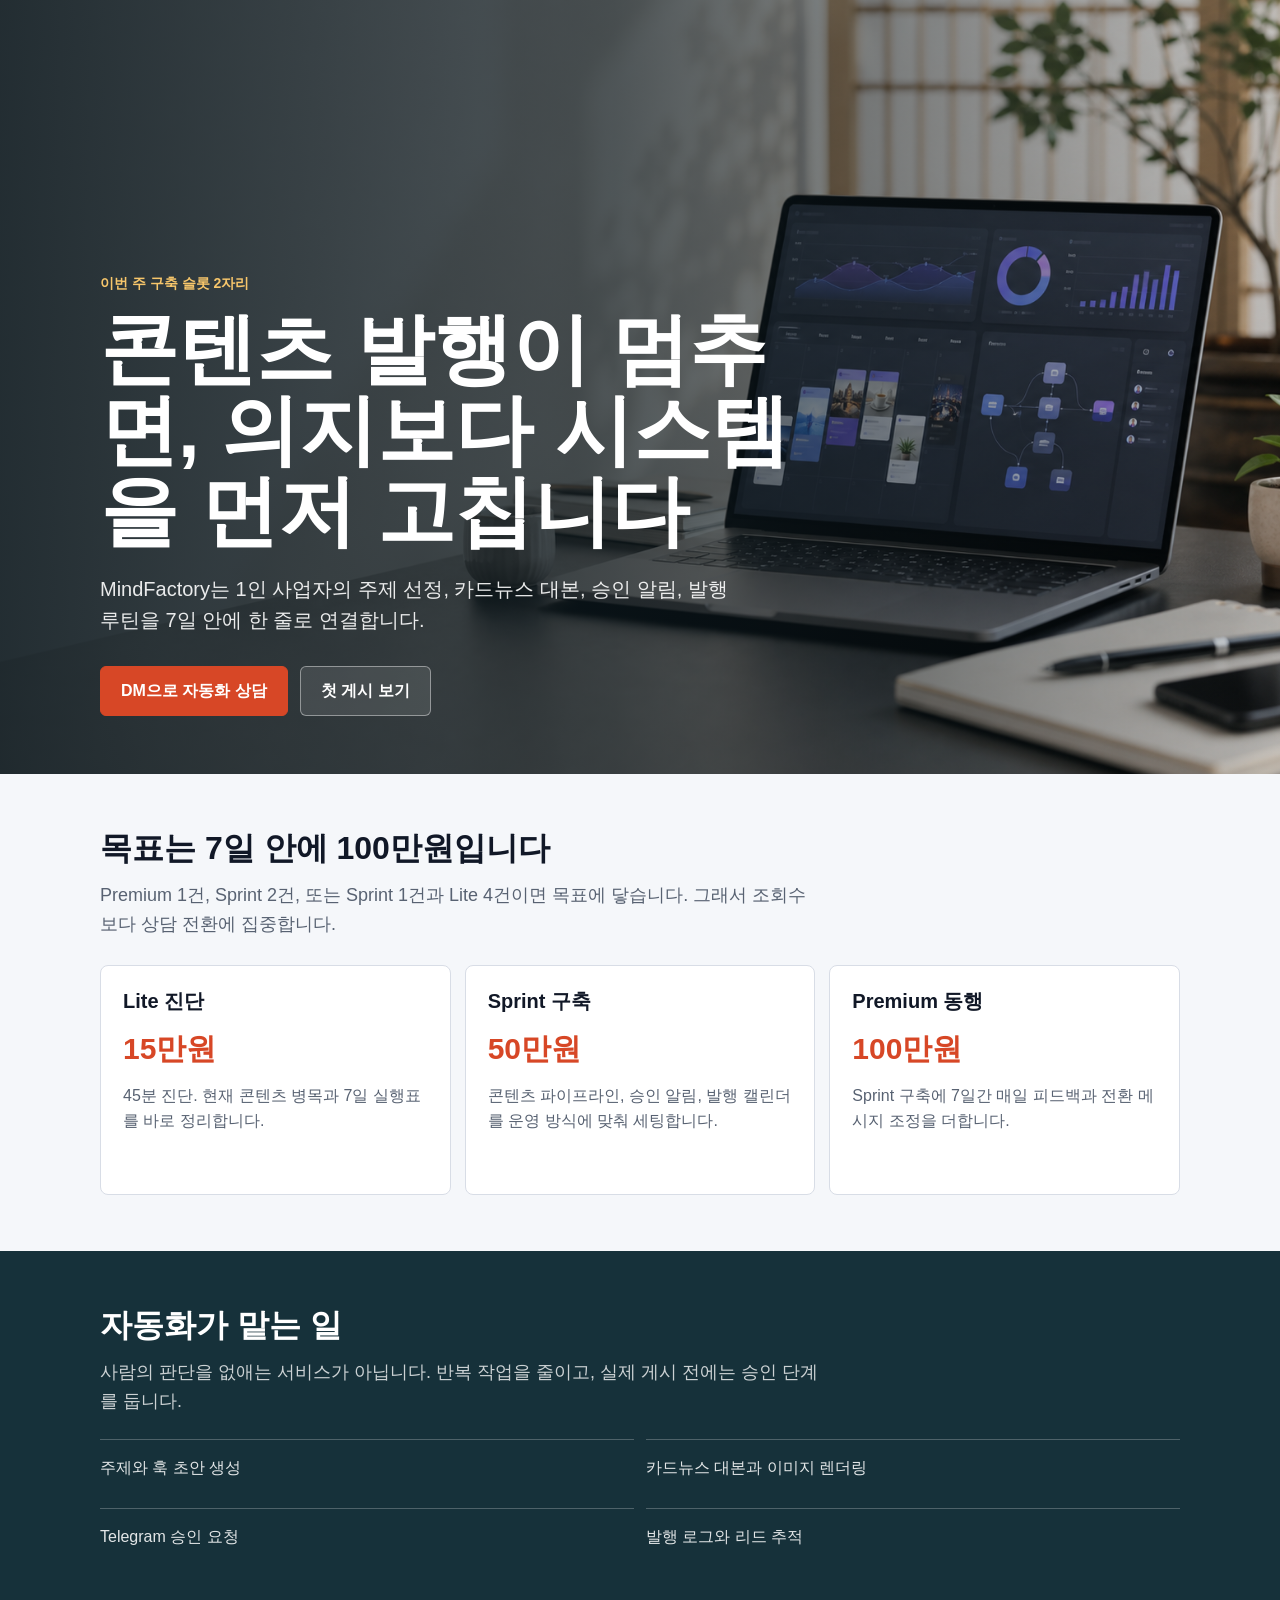
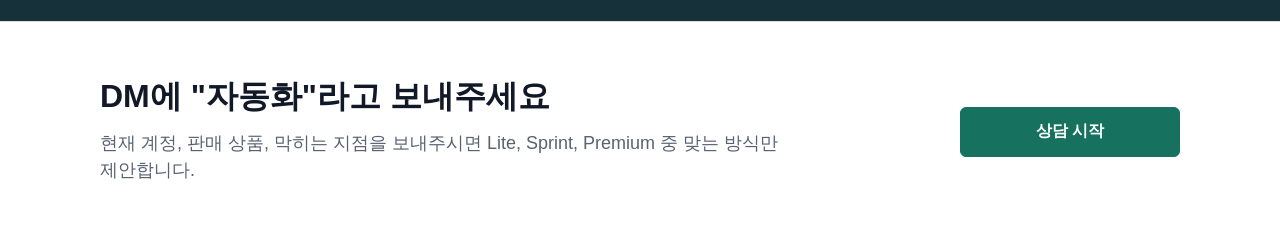
<file: index.html>
<!doctype html>
<html lang="ko">
<head>
  <meta charset="utf-8">
  <meta name="viewport" content="width=device-width, initial-scale=1">
  <title>MindFactory 자동화 구축 상담</title>
  <meta name="description" content="콘텐츠 발행이 멈추는 1인 사업자를 위한 AI/SNS 자동화 구축 상담.">
  <style>
    :root {
      --ink: #111827;
      --muted: #586272;
      --paper: #f5f7fa;
      --white: #ffffff;
      --line: #d8dde6;
      --accent: #d74726;
      --deep: #16313a;
      --gold: #f7c66b;
      --green: #16715f;
    }

    * {
      box-sizing: border-box;
    }

    body {
      margin: 0;
      font-family: -apple-system, BlinkMacSystemFont, "Segoe UI", sans-serif;
      color: var(--ink);
      background: var(--paper);
      letter-spacing: 0;
    }

    a {
      color: inherit;
      text-decoration: none;
    }

    .hero {
      min-height: 86vh;
      display: grid;
      align-items: end;
      background:
        linear-gradient(90deg, rgba(12, 24, 30, .9), rgba(12, 24, 30, .72) 48%, rgba(12, 24, 30, .18)),
        url("./mindfactory-automation-hero.png") center / cover no-repeat;
      color: var(--white);
    }

    .wrap {
      width: min(1080px, calc(100% - 36px));
      margin: 0 auto;
    }

    .hero .wrap {
      padding: 88px 0 58px;
    }

    .kicker {
      margin-bottom: 16px;
      color: var(--gold);
      font-size: 14px;
      font-weight: 800;
    }

    h1 {
      max-width: 760px;
      margin: 0;
      font-size: clamp(42px, 7vw, 78px);
      line-height: 1.04;
      font-weight: 850;
    }

    .hero p {
      max-width: 650px;
      margin: 22px 0 0;
      color: rgba(255, 255, 255, .9);
      font-size: 20px;
      line-height: 1.55;
    }

    .actions {
      display: flex;
      flex-wrap: wrap;
      gap: 12px;
      margin-top: 30px;
    }

    .button {
      display: inline-flex;
      align-items: center;
      justify-content: center;
      min-height: 50px;
      padding: 0 20px;
      border-radius: 6px;
      font-weight: 850;
      border: 1px solid rgba(255, 255, 255, .42);
    }

    .button.primary {
      background: var(--accent);
      border-color: var(--accent);
    }

    .button.secondary {
      background: rgba(255, 255, 255, .1);
    }

    .section {
      padding: 56px 0;
    }

    .section h2 {
      margin: 0 0 14px;
      font-size: 32px;
      line-height: 1.16;
    }

    .lead {
      max-width: 720px;
      margin: 0;
      color: var(--muted);
      font-size: 18px;
      line-height: 1.6;
    }

    .plans {
      display: grid;
      grid-template-columns: repeat(3, minmax(0, 1fr));
      gap: 14px;
      margin-top: 26px;
    }

    .plan {
      min-height: 230px;
      padding: 22px;
      border: 1px solid var(--line);
      border-radius: 8px;
      background: var(--white);
    }

    .plan h3 {
      margin: 0;
      font-size: 20px;
    }

    .price {
      margin: 14px 0;
      color: var(--accent);
      font-size: 30px;
      font-weight: 900;
    }

    .plan p {
      margin: 0;
      color: var(--muted);
      line-height: 1.55;
    }

    .band {
      background: var(--deep);
      color: var(--white);
    }

    .band .lead {
      color: rgba(255, 255, 255, .78);
    }

    .checklist {
      display: grid;
      grid-template-columns: repeat(2, minmax(0, 1fr));
      gap: 12px;
      margin-top: 24px;
    }

    .check {
      padding: 16px 0;
      border-top: 1px solid rgba(255, 255, 255, .24);
      color: rgba(255, 255, 255, .88);
      line-height: 1.5;
    }

    .close {
      background: var(--white);
      border-top: 1px solid var(--line);
    }

    .close-row {
      display: flex;
      align-items: center;
      justify-content: space-between;
      gap: 24px;
    }

    .close p {
      max-width: 680px;
      margin: 10px 0 0;
      color: var(--muted);
      font-size: 18px;
      line-height: 1.55;
    }

    .button.dark {
      min-width: 220px;
      background: var(--green);
      border-color: var(--green);
      color: var(--white);
    }

    @media (max-width: 820px) {
      .hero {
        background:
          linear-gradient(180deg, rgba(12, 24, 30, .62), rgba(12, 24, 30, .92)),
          url("./mindfactory-automation-hero.png") center / cover no-repeat;
      }

      .wrap {
        width: min(100% - 28px, 1080px);
      }

      .hero .wrap {
        padding: 72px 0 48px;
      }

      .hero p {
        font-size: 18px;
      }

      .plans,
      .checklist {
        grid-template-columns: 1fr;
      }

      .close-row {
        display: block;
      }

      .button.dark {
        width: 100%;
        margin-top: 22px;
      }
    }
  </style>
</head>
<body>
  <header class="hero">
    <div class="wrap">
      <div class="kicker">이번 주 구축 슬롯 2자리</div>
      <h1>콘텐츠 발행이 멈추면, 의지보다 시스템을 먼저 고칩니다</h1>
      <p>MindFactory는 1인 사업자의 주제 선정, 카드뉴스 대본, 승인 알림, 발행 루틴을 7일 안에 한 줄로 연결합니다.</p>
      <div class="actions">
        <a class="button primary" href="https://www.instagram.com/mind_factory_us/">DM으로 자동화 상담</a>
        <a class="button secondary" href="https://www.threads.com/@mind_factory_us/post/DZAS6Z0GLyN">첫 게시 보기</a>
      </div>
    </div>
  </header>

  <main>
    <section class="section">
      <div class="wrap">
        <h2>목표는 7일 안에 100만원입니다</h2>
        <p class="lead">Premium 1건, Sprint 2건, 또는 Sprint 1건과 Lite 4건이면 목표에 닿습니다. 그래서 조회수보다 상담 전환에 집중합니다.</p>
        <div class="plans">
          <article class="plan">
            <h3>Lite 진단</h3>
            <div class="price">15만원</div>
            <p>45분 진단. 현재 콘텐츠 병목과 7일 실행표를 바로 정리합니다.</p>
          </article>
          <article class="plan">
            <h3>Sprint 구축</h3>
            <div class="price">50만원</div>
            <p>콘텐츠 파이프라인, 승인 알림, 발행 캘린더를 운영 방식에 맞춰 세팅합니다.</p>
          </article>
          <article class="plan">
            <h3>Premium 동행</h3>
            <div class="price">100만원</div>
            <p>Sprint 구축에 7일간 매일 피드백과 전환 메시지 조정을 더합니다.</p>
          </article>
        </div>
      </div>
    </section>

    <section class="section band">
      <div class="wrap">
        <h2>자동화가 맡는 일</h2>
        <p class="lead">사람의 판단을 없애는 서비스가 아닙니다. 반복 작업을 줄이고, 실제 게시 전에는 승인 단계를 둡니다.</p>
        <div class="checklist">
          <div class="check">주제와 훅 초안 생성</div>
          <div class="check">카드뉴스 대본과 이미지 렌더링</div>
          <div class="check">Telegram 승인 요청</div>
          <div class="check">발행 로그와 리드 추적</div>
        </div>
      </div>
    </section>

    <section class="section close">
      <div class="wrap close-row">
        <div>
          <h2>DM에 "자동화"라고 보내주세요</h2>
          <p>현재 계정, 판매 상품, 막히는 지점을 보내주시면 Lite, Sprint, Premium 중 맞는 방식만 제안합니다.</p>
        </div>
        <a class="button dark" href="https://www.instagram.com/mind_factory_us/">상담 시작</a>
      </div>
    </section>
  </main>
</body>
</html>
</file>
